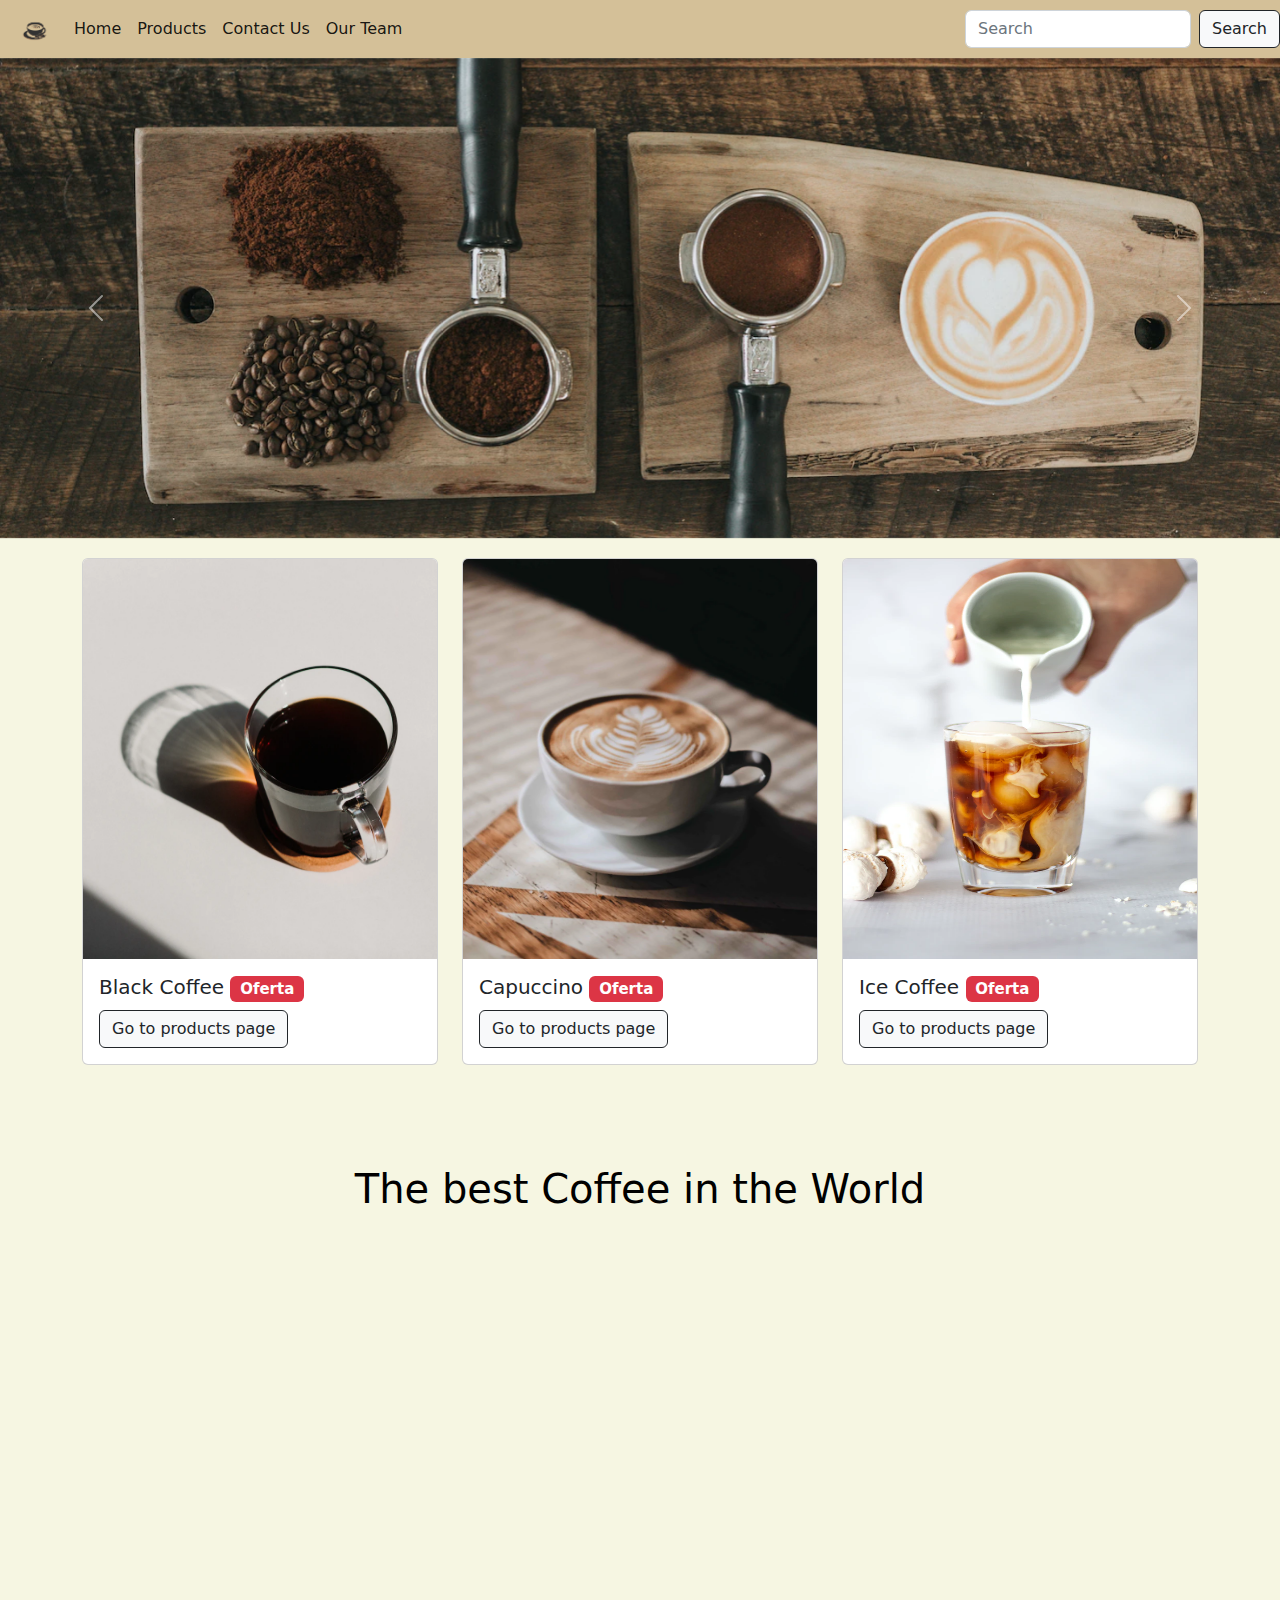
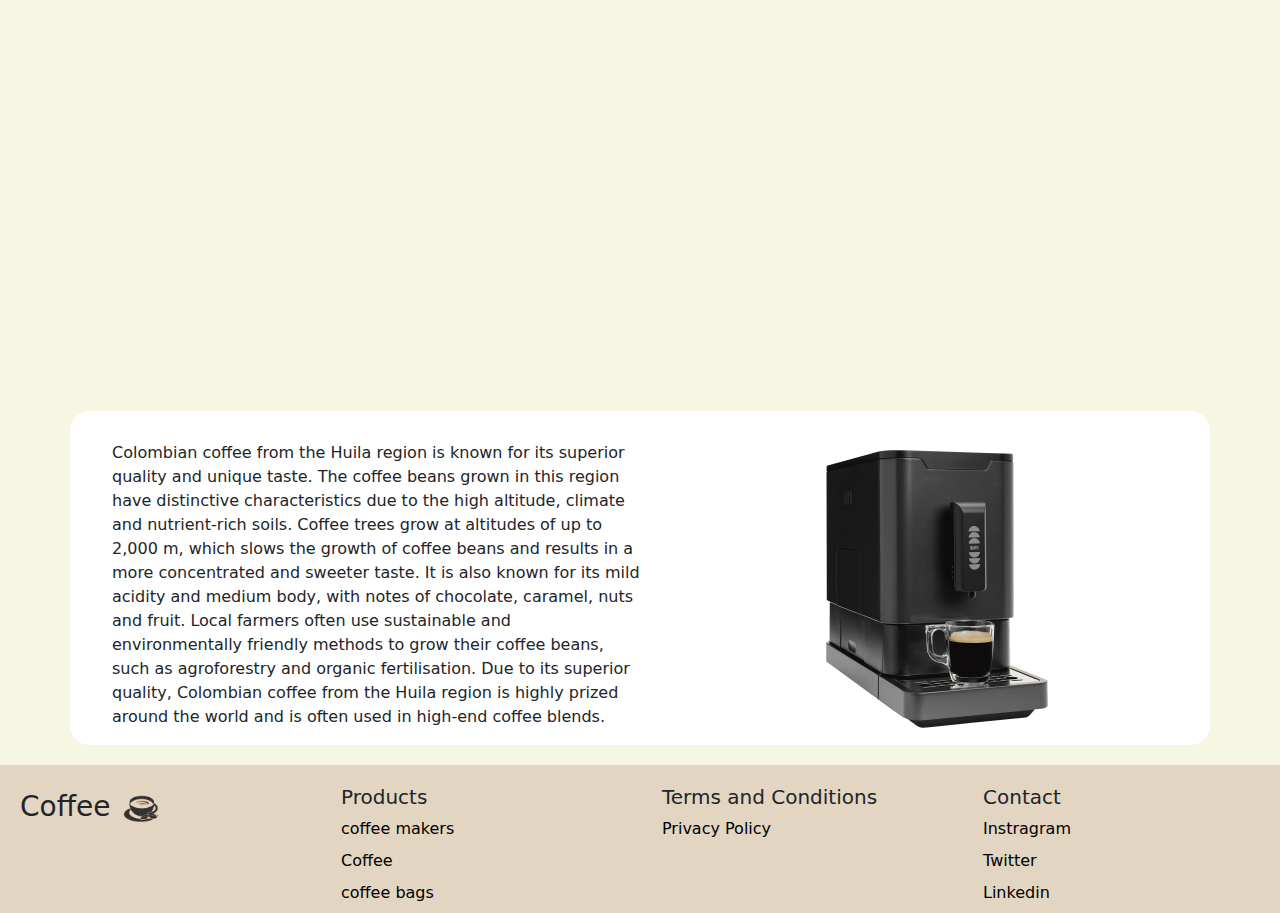
<file: index.html>
<!DOCTYPE html>
<html lang="en">
<head>
    <meta charset="UTF-8">
    <meta name="viewport" content="width=device-width, initial-scale=1.0">
    <title>Coffee Shop</title>
    <link rel="stylesheet" href="css/bootstrap.min.css">
    <link rel="stylesheet" href="style.css">
    <link rel="icon" href="imagenes/logo.ico">
</head>

<body>

    <div class="container-fluid container-navbar">
        <nav class="navbar navbar-bg navbar-expand-lg">
            <div class="container-fluid">
              <a class="navbar-brand padding-imagen" href="index.html"><img src="imagenes/logo.png" alt="Bootstrap" width="30" height="30"></a>
              <button class="navbar-toggler" type="button" data-bs-toggle="collapse" data-bs-target="#navbarSupportedContent" aria-controls="navbarSupportedContent" aria-expanded="false" aria-label="Toggle navigation">
                <span class="navbar-toggler-icon"></span>
              </button>
              <div class="collapse navbar-collapse" id="navbarSupportedContent">
                <ul class="navbar-nav me-auto mb-2 mb-lg-0">
                  <li class="nav-item">
                    <a class="nav-link active" aria-current="page" href="index.html">Home</a>
                  </li>
                  <li class="nav-item">
                    <a class="nav-link active" aria-current="page" href="products.html">Products</a>
                  </li><li class="nav-item">
                    <a class="nav-link active" aria-current="page" href="contacs-us.html">Contact Us</a>
                  </li>
                </li><li class="nav-item">
                  <a class="nav-link active" aria-current="page" href="our-team.html">Our Team</a>
                </li>
                </ul>
                <form class="d-flex" role="search">
                    <input class="form-control me-2" type="search" placeholder="Search" aria-label="Search">
                    <button class="btn btn-outline-dark btn-light" type="submit">Search</button>
                </form>
              </div>
            </div>
          </nav>
    </div>

    <div class="container-fluid">
        <div id="carouselExampleFade" class="carousel slide carousel-fade" data-bs-ride="carousel">
            <div class="carousel-inner">
              <div class="carousel-item active">
                <img src="imagenes/imagen-cafe.webp" class="d-block w-100 imagen-carousel" alt="imagen 1 del carousel">
              </div>
              <div class="carousel-item">
                <img src="imagenes/imagen-cafe-2.webp" class="d-block w-100 imagen-carousel" alt="imagen 2 del carousel">
              </div>
              <div class="carousel-item">
                <img src="imagenes/imagen-cafe-3.webp" class="d-block w-100 imagen-carousel" alt="imagen 3 del carousel">
              </div>
            </div>
            <button class="carousel-control-prev" type="button" data-bs-target="#carouselExampleFade" data-bs-slide="prev">
              <span class="carousel-control-prev-icon" aria-hidden="true"></span>
              <span class="visually-hidden">Previous</span>
            </button>
            <button class="carousel-control-next" type="button" data-bs-target="#carouselExampleFade" data-bs-slide="next">
              <span class="carousel-control-next-icon" aria-hidden="true"></span>
              <span class="visually-hidden">Next</span>
            </button>
        </div>
    </div>

    <div class="container">
        <div class="row">
            <div class="col-md-4 col-xs-6">
                <div class="card">
                    <img src="imagenes/cafe-negro.webp" class="card-img-top imagenes-carta" alt="black coffee">
                    <div class="card-body">
                    <h5 class="card-title texto-cartas">Black Coffee <span class="badge bg-danger">Oferta</span></h5>
                    <a href="products.html" class="btn btn-outline-dark btn-light">Go to products page</a>
                    </div>
                </div>
            </div>
            <div class="col-md-4 col-xs-6">
                <div class="card">
                    <img src="imagenes/capuccino.webp" class="card-img-top imagenes-carta" alt="capuccino">
                    <div class="card-body">
                    <h5 class="card-title texto-cartas">Capuccino <span class="badge bg-danger">Oferta</span></h5>
                    <a href="products.html" class="btn btn-outline-dark btn-light">Go to products page</a>
                    </div>
                </div>
            </div>
            <div class="col-md-4 col-xs-6">
                <div class="card">
                    <img src="imagenes/cafe helado.webp" class="card-img-top imagenes-carta" alt="ice coffee">
                    <div class="card-body">
                    <h5 class="card-title texto-cartas">Ice Coffee <span class="badge bg-danger">Oferta</span></h5>
                    <a href="products.html" class="btn btn-outline-dark btn-light">Go to products page</a>
                    </div>
                </div>
            </div>
        </div>
    </div>

    <div class="container">

      <div class="row">
          <div class="col-md-12">
            <div class="titulo-uno">
            <h1><a class="text-decoration-none alineado-titulo" href="https://www.en-vols.com/en/taste/gastronomy/best-coffees-in-the-world/">The best Coffee in the World</h1></a>
            </div>
          </div>
      </div>
      <div class="row" style="padding-bottom: 30px;">
          <iframe width="560" height="700" src="https://www.youtube.com/embed/0G7jphN5zKk" title="YouTube video player" frameborder="0" allow="accelerometer; autoplay; clipboard-write; encrypted-media; gyroscope; picture-in-picture; web-share" allowfullscreen></iframe>
      </div>
      <div class="row fondo-contenido">
        <div class="col">
            <p>Colombian coffee from the Huila region is known for its superior quality and unique taste. The coffee beans grown in this region have distinctive characteristics due to the high altitude, climate and nutrient-rich soils. Coffee trees grow at altitudes of up to 2,000 m, which slows the growth of coffee beans and results in a more concentrated and sweeter taste. It is also known for its mild acidity and medium body, with notes of chocolate, caramel, nuts and fruit. Local farmers often use sustainable and environmentally friendly methods to grow their coffee beans, such as agroforestry and organic fertilisation. Due to its superior quality, Colombian coffee from the Huila region is highly prized around the world and is often used in high-end coffee blends.</p>
        </div>
          <div class="col imagen-centrada">
            <img class="cafe-colombiano" src="imagenes/cafe colombiano.webp" alt="colombian coffee">
          </div>
        </div>
    </div>

    <div class="containter-fluid footer">

      <div class="row">
        <div class="col-lg-3 col-xs-12">
          <p class="h3">Coffee <img src="imagenes/logo.png" alt="Bootstrap" width="45" height="45"></p>
        </div>

        <div class="col-lg-3 col-xs-12">
          <p class="h5">Products</p>
          
          <div class="mb-2">
            <a class="text-decoration-none" href="#">coffee makers</a>
          </div>

          <div class="mb-2">
          <a class="text-decoration-none" href="#">Coffee</a>
          </div>

          <div class="mb-2">
            <a class="text-decoration-none" href="#">coffee bags</a>
          </div>
        </div>

        <div class="col-lg-3 col-xs-12">
          <p class="h5">Terms and Conditions</p>
          
          <div class="mb-2">
            <a class="text-decoration-none" href="#">Privacy Policy</a>
          </div>

        </div>

        <div class="col-lg-3 col-xs-12">
          <p class="h5">Contact</p>
          
          <div class="mb-2">
            <a class="text-decoration-none" href="#">Instragram</a>
          </div>

          <div class="mb-2">
            <a class="text-decoration-none" href="#">Twitter</a>
          </div>

          <div class="mb-2">
            <a class="text-decoration-none" href="#">Linkedin</a>
          </div>
        </div>
      </div>
    </div>

    <script src="js/bootstrap.bundle.min.js"></script>

</body>
</html>
</file>
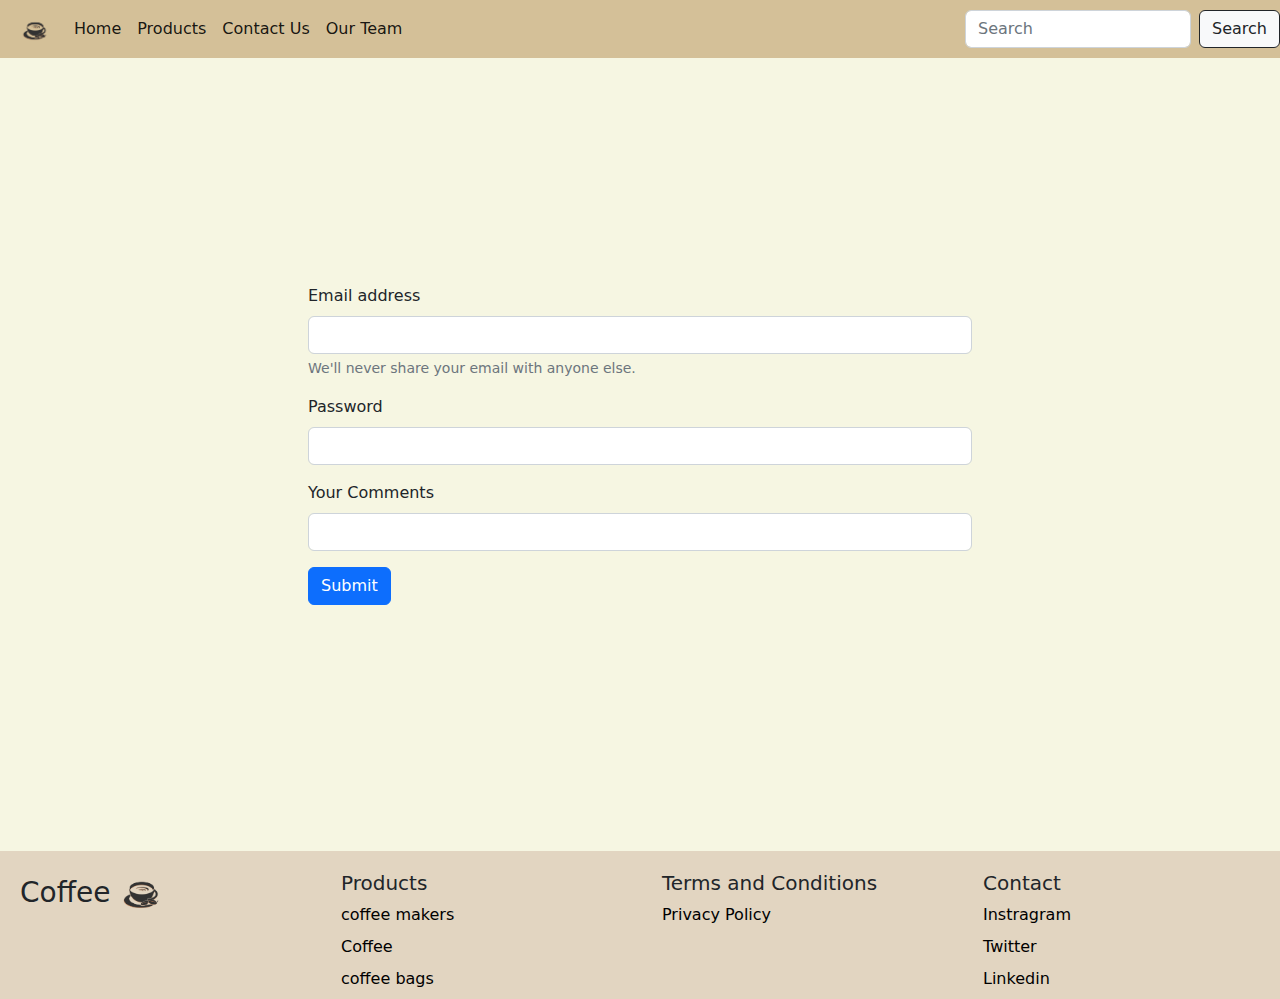
<file: contacs-us.html>
<!DOCTYPE html>
<html lang="en">
  <head>
    <meta charset="UTF-8" />
    <meta name="viewport" content="width=device-width, initial-scale=1.0" />
    <title>Coffee Shop</title>
    <link rel="stylesheet" href="css/bootstrap.css" />
    <link rel="stylesheet" href="style.css" />
    <link rel="icon" href="imagenes/logo.ico" />
  </head>
  <body>
    <div class="container-fluid container-navbar">
      <nav class="navbar navbar-bg navbar-expand-lg">
        <div class="container-fluid">
          <a class="navbar-brand padding-imagen" href="index.html"
            ><img
              src="imagenes/logo.png"
              alt="Bootstrap"
              width="30"
              height="30"
          /></a>
          <button
            class="navbar-toggler"
            type="button"
            data-bs-toggle="collapse"
            data-bs-target="#navbarSupportedContent"
            aria-controls="navbarSupportedContent"
            aria-expanded="false"
            aria-label="Toggle navigation"
          >
            <span class="navbar-toggler-icon"></span>
          </button>
          <div class="collapse navbar-collapse" id="navbarSupportedContent">
            <ul class="navbar-nav me-auto mb-2 mb-lg-0">
              <li class="nav-item">
                <a class="nav-link active" aria-current="page" href="index.html"
                  >Home</a
                >
              </li>
              <li class="nav-item">
                <a
                  class="nav-link active"
                  aria-current="page"
                  href="products.html"
                  >Products</a
                >
              </li>
              <li class="nav-item">
                <a
                  class="nav-link active"
                  aria-current="page"
                  href="contacs-us.html"
                  >Contact Us</a
                >
              </li>
              <li class="nav-item">
                <a
                  class="nav-link active"
                  aria-current="page"
                  href="our-team.html"
                  >Our Team</a
                >
              </li>
            </ul>
            <form class="d-flex" role="search">
              <input
                class="form-control me-2"
                type="search"
                placeholder="Search"
                aria-label="Search"
              />
              <button class="btn btn-outline-dark btn-light" type="submit">
                Search
              </button>
            </form>
          </div>
        </div>
      </nav>
    </div>

    <div class="container">
      <form class="formulario">
        <div class="mb-3">
          <label for="exampleInputEmail1" class="form-label"
            >Email address</label
          >
          <input
            type="email"
            class="form-control"
            id="exampleInputEmail1"
            aria-describedby="emailHelp"
          />
          <div id="emailHelp" class="form-text">
            We'll never share your email with anyone else.
          </div>
        </div>
        <div class="mb-3">
          <label for="exampleInputPassword1" class="form-label">Password</label>
          <input
            type="password"
            class="form-control"
            id="exampleInputPassword1"
          />
        </div>

        <div class="mb-3">
          <label for="exampleInputPassword1" class="form-label"
            >Your Comments</label
          >
          <input
            type="comments"
            class="form-control"
            id="exampleInputPassword1"
          />
        </div>
        <button type="submit" class="btn btn-primary">Submit</button>
      </form>
    </div>

    <div class="containter-fluid footer">
      <div class="row">
        <div class="col-lg-3 col-xs-12">
          <p class="h3">
            Coffee
            <img
              src="imagenes/logo.png"
              alt="Bootstrap"
              width="45"
              height="45"
            />
          </p>
        </div>

        <div class="col-lg-3 col-xs-12">
          <p class="h5">Products</p>

          <div class="mb-2">
            <a class="text-decoration-none" href="#">coffee makers</a>
          </div>

          <div class="mb-2">
            <a class="text-decoration-none" href="#">Coffee</a>
          </div>

          <div class="mb-2">
            <a class="text-decoration-none" href="#">coffee bags</a>
          </div>
        </div>

        <div class="col-lg-3 col-xs-12">
          <p class="h5">Terms and Conditions</p>

          <div class="mb-2">
            <a class="text-decoration-none" href="#">Privacy Policy</a>
          </div>
        </div>

        <div class="col-lg-3 col-xs-12">
          <p class="h5">Contact</p>

          <div class="mb-2">
            <a class="text-decoration-none" href="#">Instragram</a>
          </div>

          <div class="mb-2">
            <a class="text-decoration-none" href="#">Twitter</a>
          </div>

          <div class="mb-2">
            <a class="text-decoration-none" href="#">Linkedin</a>
          </div>
        </div>
      </div>
    </div>

    <script src="js/bootstrap.js"></script>
  </body>
</html>
</file>
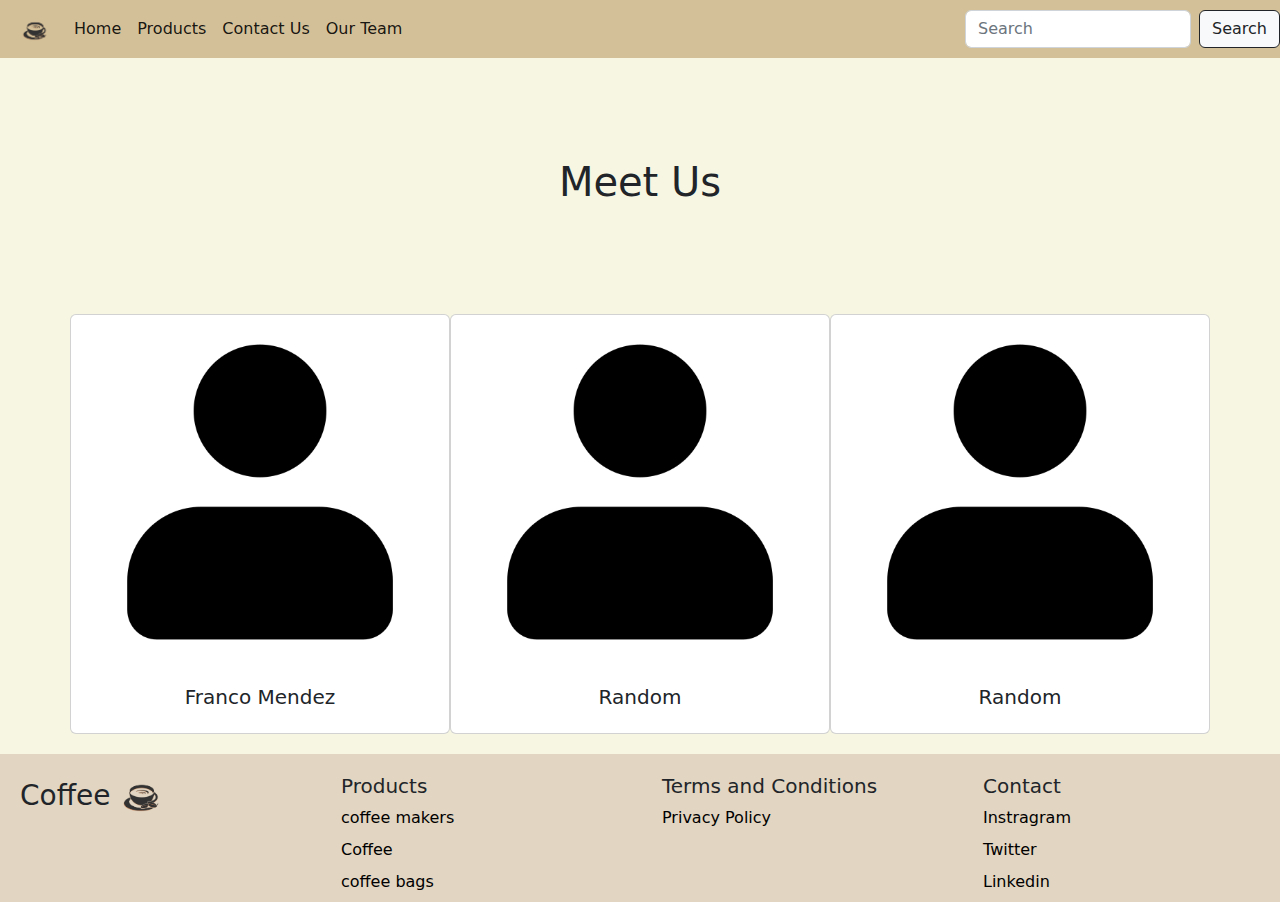
<file: our-team.html>
<!DOCTYPE html>
<html lang="en">
  <head>
    <meta charset="UTF-8" />
    <meta name="viewport" content="width=device-width, initial-scale=1.0" />
    <title>Coffee Shop</title>
    <link rel="stylesheet" href="css/bootstrap.css" />
    <link rel="stylesheet" href="style.css" />
    <link rel="icon" href="imagenes/logo.ico" />
  </head>
  <body>
    <div class="container-fluid container-navbar">
      <nav class="navbar navbar-bg navbar-expand-lg">
        <div class="container-fluid">
          <a class="navbar-brand padding-imagen" href="index.html"
            ><img
              src="imagenes/logo.png"
              alt="Bootstrap"
              width="30"
              height="30"
          /></a>
          <button
            class="navbar-toggler"
            type="button"
            data-bs-toggle="collapse"
            data-bs-target="#navbarSupportedContent"
            aria-controls="navbarSupportedContent"
            aria-expanded="false"
            aria-label="Toggle navigation"
          >
            <span class="navbar-toggler-icon"></span>
          </button>
          <div class="collapse navbar-collapse" id="navbarSupportedContent">
            <ul class="navbar-nav me-auto mb-2 mb-lg-0">
              <li class="nav-item">
                <a class="nav-link active" aria-current="page" href="index.html"
                  >Home</a
                >
              </li>
              <li class="nav-item">
                <a
                  class="nav-link active"
                  aria-current="page"
                  href="products.html"
                  >Products</a
                >
              </li>
              <li class="nav-item">
                <a
                  class="nav-link active"
                  aria-current="page"
                  href="contacs-us.html"
                  >Contact Us</a
                >
              </li>
              <li class="nav-item">
                <a
                  class="nav-link active"
                  aria-current="page"
                  href="our-team.html"
                  >Our Team</a
                >
              </li>
            </ul>
            <form class="d-flex" role="search">
              <input
                class="form-control me-2"
                type="search"
                placeholder="Search"
                aria-label="Search"
              />
              <button class="btn btn-outline-dark btn-light" type="submit">
                Search
              </button>
            </form>
          </div>
        </div>
      </nav>
    </div>

    <div class="container">
      <div class="meet-us">
        <h1>Meet Us</h1>
      </div>
      <div class="row">
        <div class="card col" style="width: 18rem">
          <img src="imagenes/yo.png" class="card-img-top" alt="Franco Mendez" />
          <div class="card-body">
            <h5 class="card-title alinear-texto">Franco Mendez</h5>
          </div>
        </div>
        <div class="card col" style="width: 18rem">
          <img src="imagenes/yo.png" class="card-img-top" alt="Franco Mendez" />
          <div class="card-body">
            <h5 class="card-title alinear-texto">Random</h5>
          </div>
        </div>
        <div class="card col" style="width: 18rem">
          <img src="imagenes/yo.png" class="card-img-top" alt="Franco Mendez" />
          <div class="card-body">
            <h5 class="card-title alinear-texto">Random</h5>
          </div>
        </div>
      </div>
    </div>

    <div class="containter-fluid footer">
      <div class="row">
        <div class="col-lg-3 col-xs-12">
          <p class="h3">
            Coffee
            <img
              src="imagenes/logo.png"
              alt="Bootstrap"
              width="45"
              height="45"
            />
          </p>
        </div>

        <div class="col-lg-3 col-xs-12">
          <p class="h5">Products</p>

          <div class="mb-2">
            <a class="text-decoration-none" href="#">coffee makers</a>
          </div>

          <div class="mb-2">
            <a class="text-decoration-none" href="#">Coffee</a>
          </div>

          <div class="mb-2">
            <a class="text-decoration-none" href="#">coffee bags</a>
          </div>
        </div>

        <div class="col-lg-3 col-xs-12">
          <p class="h5">Terms and Conditions</p>

          <div class="mb-2">
            <a class="text-decoration-none" href="#">Privacy Policy</a>
          </div>
        </div>

        <div class="col-lg-3 col-xs-12">
          <p class="h5">Contact</p>

          <div class="mb-2">
            <a class="text-decoration-none" href="#">Instragram</a>
          </div>

          <div class="mb-2">
            <a class="text-decoration-none" href="#">Twitter</a>
          </div>

          <div class="mb-2">
            <a class="text-decoration-none" href="#">Linkedin</a>
          </div>
        </div>
      </div>
    </div>

    <script src="js/bootstrap.js"></script>
  </body>
</html>
</file>
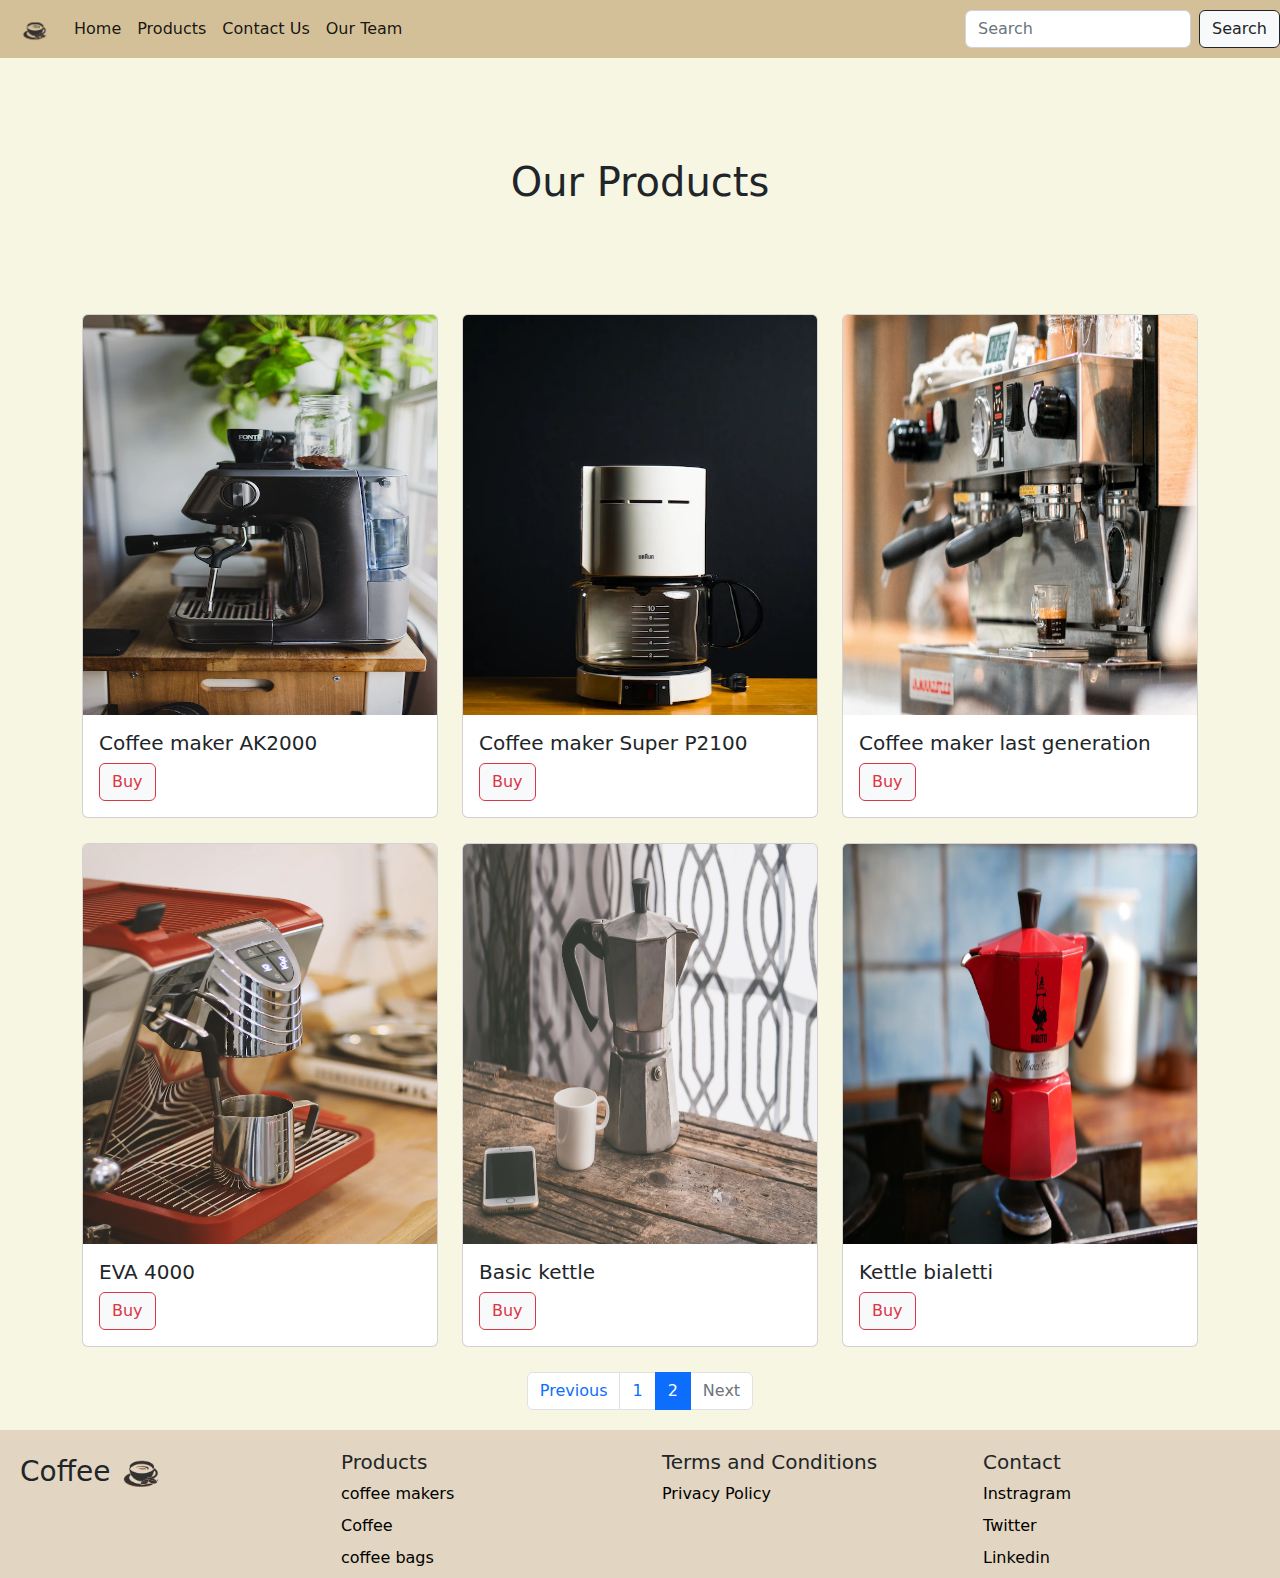
<file: pagination.html>
<!DOCTYPE html>
<html lang="en">
  <head>
    <meta charset="UTF-8" />
    <meta name="viewport" content="width=device-width, initial-scale=1.0" />
    <title>Coffee Shop</title>
    <link rel="stylesheet" href="css/bootstrap.min.css" />
    <link rel="stylesheet" href="style.css" />
    <link rel="icon" href="imagenes/logo.ico" />
  </head>
  <body>
    <div class="container-fluid container-navbar">
      <nav class="navbar navbar-bg navbar-expand-lg">
        <div class="container-fluid">
          <a class="navbar-brand padding-imagen" href="index.html"
            ><img
              src="imagenes/logo.png"
              alt="Bootstrap"
              width="30"
              height="30"
          /></a>
          <button
            class="navbar-toggler"
            type="button"
            data-bs-toggle="collapse"
            data-bs-target="#navbarSupportedContent"
            aria-controls="navbarSupportedContent"
            aria-expanded="false"
            aria-label="Toggle navigation"
          >
            <span class="navbar-toggler-icon"></span>
          </button>
          <div class="collapse navbar-collapse" id="navbarSupportedContent">
            <ul class="navbar-nav me-auto mb-2 mb-lg-0">
              <li class="nav-item">
                <a class="nav-link active" aria-current="page" href="index.html"
                  >Home</a
                >
              </li>
              <li class="nav-item">
                <a
                  class="nav-link active"
                  aria-current="page"
                  href="products.html"
                  >Products</a
                >
              </li>
              <li class="nav-item">
                <a
                  class="nav-link active"
                  aria-current="page"
                  href="contacs-us.html"
                  >Contact Us</a
                >
              </li>
              <li class="nav-item">
                <a
                  class="nav-link active"
                  aria-current="page"
                  href="our-team.html"
                  >Our Team</a
                >
              </li>
            </ul>
            <form class="d-flex" role="search">
              <input
                class="form-control me-2"
                type="search"
                placeholder="Search"
                aria-label="Search"
              />
              <button class="btn btn-outline-dark btn-light" type="submit">
                Search
              </button>
            </form>
          </div>
        </div>
      </nav>
    </div>

    <div class="container">
      <div class="row">
        <h1 id="titulo-productos">Our Products</h1>
      </div>
    </div>

    <div class="container">
      <div class="row">
        <div class="col-md-4 col-xs-6">
          <div class="card">
            <img
              src="imagenes/producto 7.webp"
              class="card-img-top imagenes-carta"
              alt="black coffee"
            />
            <div class="card-body">
              <h5 class="card-title texto-cartas">Coffee maker AK2000</h5>
              <a href="products.html" class="btn btn-outline-danger btn-light"
                >Buy</a
              >
            </div>
          </div>
        </div>

        <div class="col-md-4 col-xs-6">
          <div class="card">
            <img
              src="imagenes/producto 8.webp"
              class="card-img-top imagenes-carta"
              alt="capuccino"
            />
            <div class="card-body">
              <h5 class="card-title texto-cartas">Coffee maker Super P2100</h5>
              <a href="products.html" class="btn btn-outline-danger btn-light"
                >Buy</a
              >
            </div>
          </div>
        </div>

        <div class="col-md-4 col-xs-6">
          <div class="card">
            <img
              src="imagenes/producto 9.webp"
              class="card-img-top imagenes-carta"
              alt="ice coffee"
            />
            <div class="card-body">
              <h5 class="card-title texto-cartas">
                Coffee maker last generation
              </h5>
              <a href="products.html" class="btn btn-outline-danger btn-light"
                >Buy</a
              >
            </div>
          </div>
        </div>
      </div>

      <div class="row padding-imagenes">
        <div class="col-md-4 col-xs-6">
          <div class="card">
            <img
              src="imagenes/producto 10.webp"
              class="card-img-top imagenes-carta"
              alt="black coffee"
            />
            <div class="card-body">
              <h5 class="card-title texto-cartas">EVA 4000</h5>
              <a href="products.html" class="btn btn-outline-danger btn-light"
                >Buy</a
              >
            </div>
          </div>
        </div>
        <div class="col-md-4 col-xs-6">
          <div class="card">
            <img
              src="imagenes/producto 11.webp"
              class="card-img-top imagenes-carta"
              alt="capuccino"
            />
            <div class="card-body">
              <h5 class="card-title texto-cartas">Basic kettle</h5>
              <a href="products.html" class="btn btn-outline-danger btn-light"
                >Buy</a
              >
            </div>
          </div>
        </div>
        <div class="col-md-4 col-xs-6">
          <div class="card">
            <img
              src="imagenes/producto 12.webp"
              class="card-img-top imagenes-carta"
              alt="ice coffee"
            />
            <div class="card-body">
              <h5 class="card-title texto-cartas">Kettle bialetti</h5>
              <a href="products.html" class="btn btn-outline-danger btn-light"
                >Buy</a
              >
            </div>
          </div>
        </div>
      </div>
    </div>

    <div class="container">
      <nav aria-label="Page navigation example">
        <ul class="pagination justify-content-center padding-imagenes">
          <li class="page-item">
            <a class="page-link" href="products.html">Previous</a>
          </li>
          <li class="page-item">
            <a class="page-link" href="products.html">1</a>
          </li>
          <li class="page-item active"><a class="page-link" href="#">2</a></li>
          <li class="page-item disabled">
            <a class="page-link" href="#">Next</a>
          </li>
        </ul>
      </nav>
    </div>

    <div class="containter-fluid footer">
      <div class="row">
        <div class="col-lg-3 col-xs-12">
          <p class="h3">
            Coffee
            <img
              src="imagenes/logo.png"
              alt="Bootstrap"
              width="45"
              height="45"
            />
          </p>
        </div>

        <div class="col-lg-3 col-xs-12">
          <p class="h5">Products</p>

          <div class="mb-2">
            <a class="text-decoration-none" href="#">coffee makers</a>
          </div>

          <div class="mb-2">
            <a class="text-decoration-none" href="#">Coffee</a>
          </div>

          <div class="mb-2">
            <a class="text-decoration-none" href="#">coffee bags</a>
          </div>
        </div>

        <div class="col-lg-3 col-xs-12">
          <p class="h5">Terms and Conditions</p>

          <div class="mb-2">
            <a class="text-decoration-none" href="#">Privacy Policy</a>
          </div>
        </div>

        <div class="col-lg-3 col-xs-12">
          <p class="h5">Contact</p>

          <div class="mb-2">
            <a class="text-decoration-none" href="#">Instragram</a>
          </div>

          <div class="mb-2">
            <a class="text-decoration-none" href="#">Twitter</a>
          </div>

          <div class="mb-2">
            <a class="text-decoration-none" href="#">Linkedin</a>
          </div>
        </div>
      </div>
    </div>

    <script src="js/bootstrap.bundle.min.js"></script>
  </body>
</html>
</file>
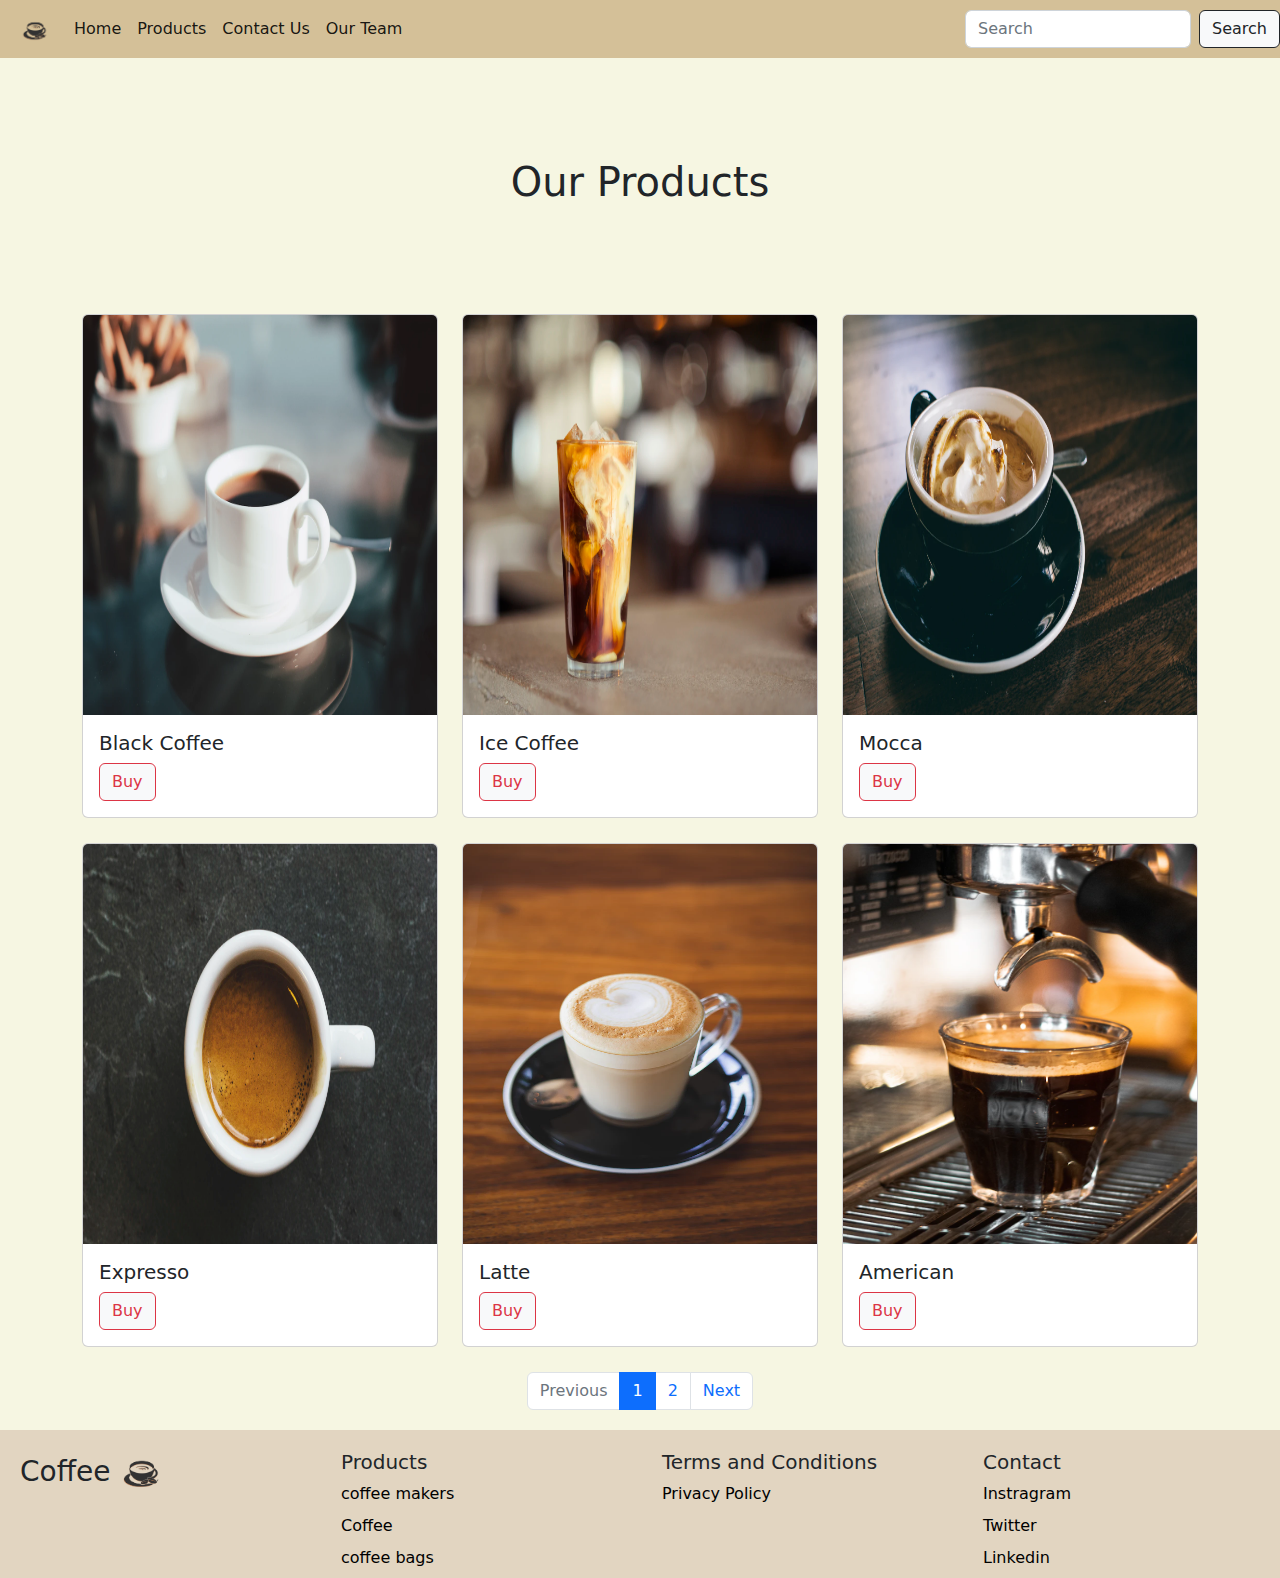
<file: products.html>
<!DOCTYPE html>
<html lang="en">
  <head>
    <meta charset="UTF-8" />
    <meta name="viewport" content="width=device-width, initial-scale=1.0" />
    <title>Coffee Shop</title>
    <link rel="stylesheet" href="css/bootstrap.min.css" />
    <link rel="stylesheet" href="style.css" />
    <link rel="icon" href="imagenes/logo.ico" />
  </head>
  <body>
    <div class="container-fluid container-navbar">
      <nav class="navbar navbar-bg navbar-expand-lg">
        <div class="container-fluid">
          <a class="navbar-brand padding-imagen" href="index.html"
            ><img
              src="imagenes/logo.png"
              alt="Bootstrap"
              width="30"
              height="30"
          /></a>
          <button
            class="navbar-toggler"
            type="button"
            data-bs-toggle="collapse"
            data-bs-target="#navbarSupportedContent"
            aria-controls="navbarSupportedContent"
            aria-expanded="false"
            aria-label="Toggle navigation"
          >
            <span class="navbar-toggler-icon"></span>
          </button>
          <div class="collapse navbar-collapse" id="navbarSupportedContent">
            <ul class="navbar-nav me-auto mb-2 mb-lg-0">
              <li class="nav-item">
                <a class="nav-link active" aria-current="page" href="index.html"
                  >Home</a
                >
              </li>
              <li class="nav-item">
                <a
                  class="nav-link active"
                  aria-current="page"
                  href="products.html"
                  >Products</a
                >
              </li>
              <li class="nav-item">
                <a
                  class="nav-link active"
                  aria-current="page"
                  href="contacs-us.html"
                  >Contact Us</a
                >
              </li>
              <li class="nav-item">
                <a
                  class="nav-link active"
                  aria-current="page"
                  href="our-team.html"
                  >Our Team</a
                >
              </li>
            </ul>
            <form class="d-flex" role="search">
              <input
                class="form-control me-2"
                type="search"
                placeholder="Search"
                aria-label="Search"
              />
              <button class="btn btn-outline-dark btn-light" type="submit">
                Search
              </button>
            </form>
          </div>
        </div>
      </nav>
    </div>

    <div class="container">
      <div class="row">
        <h1 id="titulo-productos">Our Products</h1>
      </div>
    </div>

    <div class="container">
      <div class="row">
        <div class="col-md-4 col-xs-6">
          <div class="card">
            <img
              src="imagenes/producto 1.webp"
              class="card-img-top imagenes-carta"
              alt="black coffee"
            />
            <div class="card-body">
              <h5 class="card-title texto-cartas">Black Coffee</h5>
              <a href="products.html" class="btn btn-outline-danger btn-light"
                >Buy</a
              >
            </div>
          </div>
        </div>

        <div class="col-md-4 col-xs-6">
          <div class="card">
            <img
              src="imagenes/producto 2.webp"
              class="card-img-top imagenes-carta"
              alt="capuccino"
            />
            <div class="card-body">
              <h5 class="card-title texto-cartas">Ice Coffee</h5>
              <a href="products.html" class="btn btn-outline-danger btn-light"
                >Buy</a
              >
            </div>
          </div>
        </div>

        <div class="col-md-4 col-xs-6">
          <div class="card">
            <img
              src="imagenes/producto 3.webp"
              class="card-img-top imagenes-carta"
              alt="ice coffee"
            />
            <div class="card-body">
              <h5 class="card-title texto-cartas">Mocca</h5>
              <a href="products.html" class="btn btn-outline-danger btn-light"
                >Buy</a
              >
            </div>
          </div>
        </div>
      </div>

      <div class="row padding-imagenes">
        <div class="col-md-4 col-xs-6">
          <div class="card">
            <img
              src="imagenes/producto 4.webp"
              class="card-img-top imagenes-carta"
              alt="black coffee"
            />
            <div class="card-body">
              <h5 class="card-title texto-cartas">Expresso</h5>
              <a href="products.html" class="btn btn-outline-danger btn-light"
                >Buy</a
              >
            </div>
          </div>
        </div>
        <div class="col-md-4 col-xs-6">
          <div class="card">
            <img
              src="imagenes/producto 5.webp"
              class="card-img-top imagenes-carta"
              alt="capuccino"
            />
            <div class="card-body">
              <h5 class="card-title texto-cartas">Latte</h5>
              <a href="products.html" class="btn btn-outline-danger btn-light"
                >Buy</a
              >
            </div>
          </div>
        </div>
        <div class="col-md-4 col-xs-6">
          <div class="card">
            <img
              src="imagenes/producto 6.webp"
              class="card-img-top imagenes-carta"
              alt="ice coffee"
            />
            <div class="card-body">
              <h5 class="card-title texto-cartas">American</h5>
              <a href="products.html" class="btn btn-outline-danger btn-light"
                >Buy</a
              >
            </div>
          </div>
        </div>
      </div>
    </div>

    <div class="container">
      <nav aria-label="Page navigation example">
        <ul class="pagination justify-content-center padding-imagenes">
          <li class="page-item disabled">
            <a class="page-link" href="#">Previous</a>
          </li>
          <li class="page-item active">
            <a class="page-link" href="products.html">1</a>
          </li>
          <li class="page-item">
            <a class="page-link" href="pagination.html">2</a>
          </li>
          <li class="page-item">
            <a class="page-link" href="pagination.html">Next</a>
          </li>
        </ul>
      </nav>
    </div>

    <div class="containter-fluid footer">
      <div class="row">
        <div class="col-lg-3 col-xs-12">
          <p class="h3">
            Coffee
            <img
              src="imagenes/logo.png"
              alt="Bootstrap"
              width="45"
              height="45"
            />
          </p>
        </div>

        <div class="col-lg-3 col-xs-12">
          <p class="h5">Products</p>

          <div class="mb-2">
            <a class="text-decoration-none" href="#">coffee makers</a>
          </div>

          <div class="mb-2">
            <a class="text-decoration-none" href="#">Coffee</a>
          </div>

          <div class="mb-2">
            <a class="text-decoration-none" href="#">coffee bags</a>
          </div>
        </div>

        <div class="col-lg-3 col-xs-12">
          <p class="h5">Terms and Conditions</p>

          <div class="mb-2">
            <a class="text-decoration-none" href="#">Privacy Policy</a>
          </div>
        </div>

        <div class="col-lg-3 col-xs-12">
          <p class="h5">Contact</p>

          <div class="mb-2">
            <a class="text-decoration-none" href="#">Instragram</a>
          </div>

          <div class="mb-2">
            <a class="text-decoration-none" href="#">Twitter</a>
          </div>

          <div class="mb-2">
            <a class="text-decoration-none" href="#">Linkedin</a>
          </div>
        </div>
      </div>
    </div>

    <script src="js/bootstrap.bundle.min.js"></script>
  </body>
</html>
</file>
<file: style.css>
* {
  margin: 0;
  padding: 0;
}

body {
  background-color: #f6f6e2;
}

.navbar-bg {
  background-color: #d4c098;
}

.container-fluid {
  padding: 0;
}

.padding-imagen {
  padding-left: 20px;
}

.imagen-carousel {
  object-fit: cover;
  height: 500px;
  padding-bottom: 20px;
}

.imagenes-carta {
  height: 400px;
}

.texto-cartas:hover {
  color: #5f3711;
  text-decoration: underline;
}

.titulo-uno {
  padding-top: 100px;
  padding-bottom: 60px;
  text-align: center;
}

.cafe-colombiano {
  width: 300px;
  height: 300px;
}

.fondo-contenido {
  padding-top: 30px;
  padding-left: 30px;
  background-color: white;
  border-radius: 20px;
}

.footer {
  background-color: #e2d5c1;
  margin-top: 20px;
  padding-top: 20px;
  padding-left: 20px;
}

.formulario {
  padding: 226px;
}

#titulo-productos {
  padding-top: 100px;
  padding-bottom: 100px;
  text-align: center;
}

.padding-imagenes {
  padding-top: 25px;
}

.meet-us {
  padding-top: 100px;
  padding-bottom: 100px;
  text-align: center;
}

.alinear-texto {
  text-align: center;
}

.imagen-centrada {
  display: flex;
  justify-content: center;
}

a {
  color: black;
}

a:hover {
  color: grey;
}
</file>
